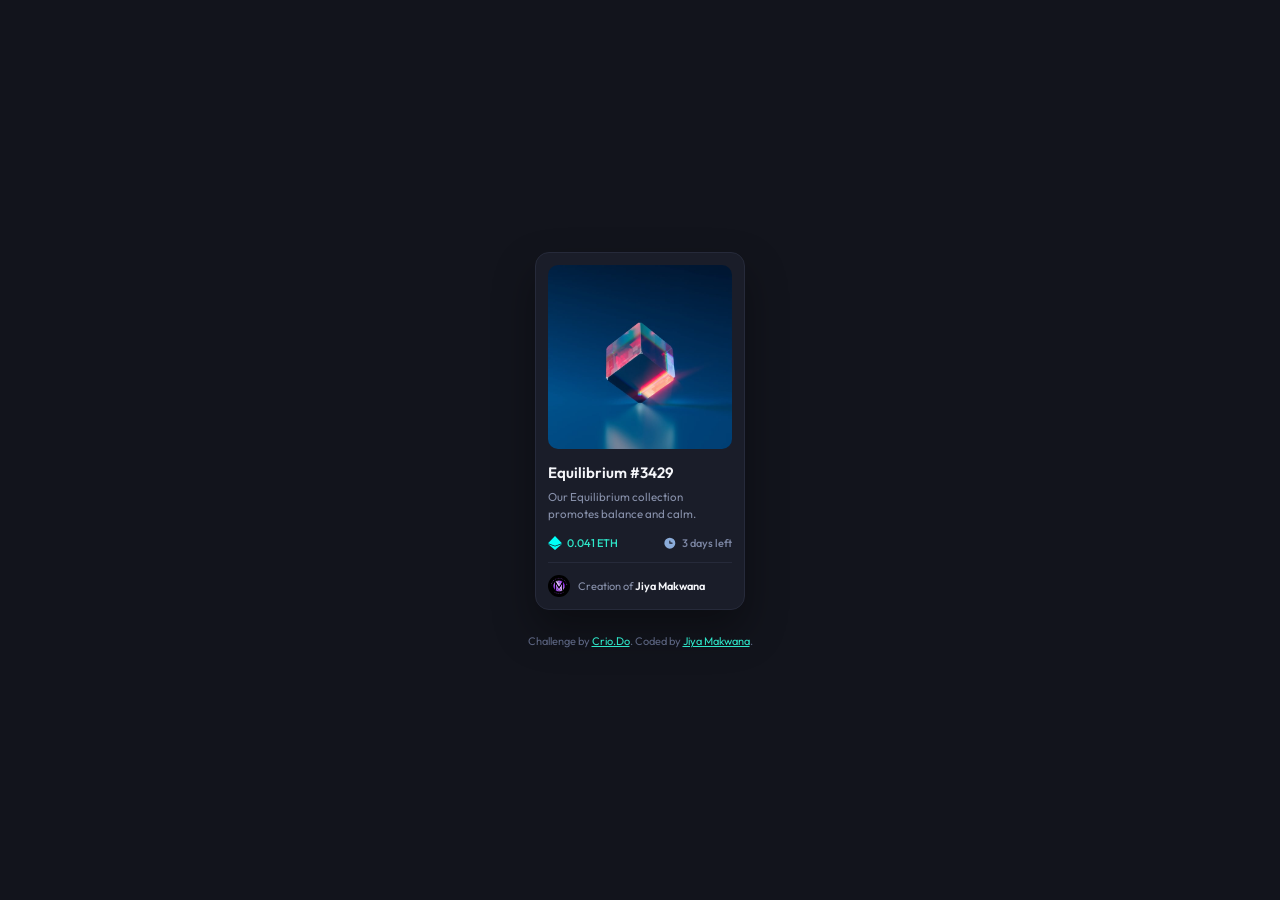
<file: index.html>
<!DOCTYPE html>
<html lang="en">
<head>
<meta charset="UTF-8" />
<meta name="viewport" content="width=device-width, initial-scale=1.0" />
<title>Equilibrium #3429 - NFT Preview Card</title>
<link rel="preconnect" href="https://fonts.googleapis.com">
<link rel="preconnect" href="https://fonts.gstatic.com" crossorigin>
<link href="https://fonts.googleapis.com/css2?family=Outfit:wght@400;500;600;700&display=swap" rel="stylesheet">
<link rel="stylesheet" href="styles.css">
</head>
<body>

  <main class="card">
    <div class="card__images">
      <img class="card__images-img" src="assets/image-equilibrium.jpg" alt="Equilibrium #3429 artwork" />
      <div class="card__images-layer">
        <img src="assets/icon-view.svg" alt="" aria-hidden="true" />
      </div>
    </div>

    <div class="card__title">
      <h1>Equilibrium #3429</h1>
    </div>

    <p id="info" class="card__info">Our Equilibrium collection promotes balance and calm.</p>

    <div class="card__time">
      <div class="card__time-left">
        <img src="assets/icon-ethereum.svg" alt="" aria-hidden="true" />
        <span>0.041 ETH</span>
      </div>
      <div class="card__time-right">
        <img src="assets/icon-clock.svg" alt="" aria-hidden="true" />
        <span>3 days left</span>
      </div>
    </div>

    <hr class="card__divider" />

    <div class="card__creator">
      <img class="card__creator-img" src="assets/logo.jpeg" alt="Jiya Makwana" />
      <p class="card__creator-text">Creation of <span class="card__creator-name">Jiya Makwana</span></p>
    </div>
  </main>

  <footer class="attribution">
    Challenge by <a href="https://www.crio.do" target="_blank" rel="noopener noreferrer">Crio.Do</a>. Coded by <a href="https://www.github.com/JiyaMakwana" target="_blank" rel="noopener noreferrer">Jiya Makwana</a>.
  </footer>

</body>
</html>
</file>
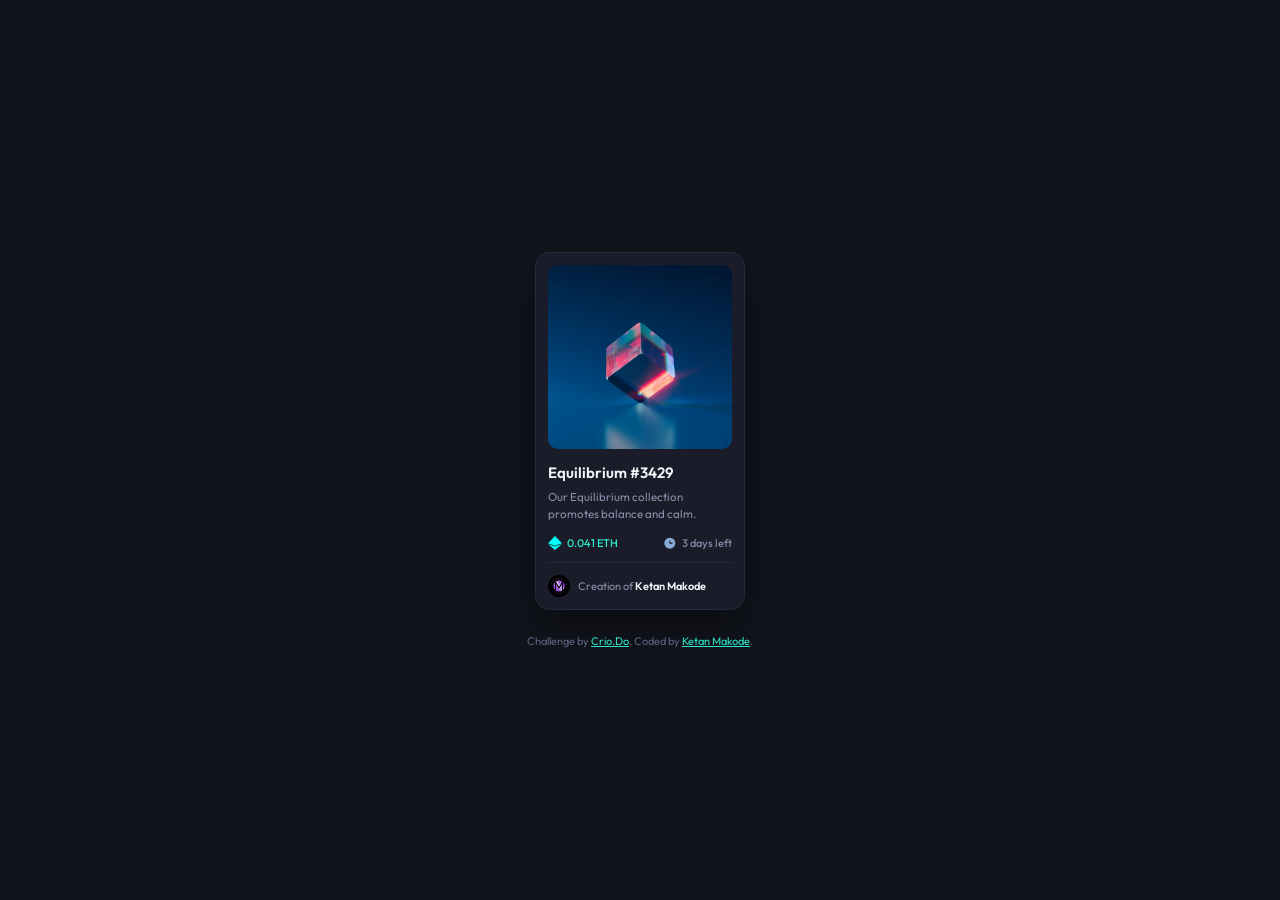
<file: src/index.html>
<!DOCTYPE html>
<html lang="en">
<head>
<meta charset="UTF-8" />
<meta name="viewport" content="width=device-width, initial-scale=1.0" />
<title>Equilibrium #3429 - NFT Preview Card</title>
<link rel="preconnect" href="https://fonts.googleapis.com">
<link rel="preconnect" href="https://fonts.gstatic.com" crossorigin>
<link href="https://fonts.googleapis.com/css2?family=Outfit:wght@400;500;600;700&display=swap" rel="stylesheet">
<link rel="stylesheet" href="styles.css">
</head>
<body>

  <main class="card">
    <div class="card__images">
      <img class="card__images-img" src="../assets/image-equilibrium.jpg" alt="Equilibrium #3429 artwork" />
      <div class="card__images-layer">
        <img src="../assets/icon-view.svg" alt="" aria-hidden="true" />
      </div>
    </div>

    <h2 class="card__title">Equilibrium #3429</h2>

    <p class="card__info">Our Equilibrium collection promotes balance and calm.</p>

    <div class="card__time">
      <div class="card__time-left">
        <img src="../assets/icon-ethereum.svg" alt="" aria-hidden="true" />
        <span>0.041 ETH</span>
      </div>
      <div class="card__time-right">
        <img src="../assets/icon-clock.svg" alt="" aria-hidden="true" />
        <span>3 days left</span>
      </div>
    </div>

    <hr class="card__divider" />

    <div class="card__creator">
      <img class="card__creator-img" src="../assets/logo.jpeg" alt="Ketan Makode" />
      <p class="card__creator-text">Creation of <span class="card__creator-name">Ketan Makode</span></p>
    </div>
  </main>

  <footer class="attribution">
    Challenge by <a href="https://www.crio.do" target="_blank" rel="noopener noreferrer">Crio.Do</a>. Coded by <a href="https://github.com/ketanmakode" target="_blank" rel="noopener noreferrer">Ketan Makode</a>.
  </footer>

</body>
</html>
</file>
<file: styles.css>
* {
  margin: 0;
  padding: 0;
  box-sizing: border-box;
}

body {
  font-family: "Outfit", sans-serif;
  background-color: #12141c;
  min-height: 100vh;
  display: flex;
  flex-direction: column;
  align-items: center;
  justify-content: center;
  gap: 24px;
  padding: 48px 16px;
}

.card {
  width: 210px;
  background-color: #1a1d29;
  border: 1px solid #262a3a;
  border-radius: 14px;
  padding: 12px;
  box-shadow: 0 20px 40px rgba(0, 0, 0, 0.35);
}

/* ---------- image + hover layer ---------- */

.card__images {
  position: relative;
  width: 100%;
  aspect-ratio: 1 / 1;
  border-radius: 10px;
  overflow: hidden;
  cursor: pointer;
}

.card__images-img {
  width: 100%;
  height: 100%;
  object-fit: cover;
  display: block;
}

.card__images-layer {
  position: absolute;
  inset: 0;
  display: flex;
  align-items: center;
  justify-content: center;
  background-color: rgba(10, 12, 20, 0.55);
  color: #ffffff;
  opacity: 0;
  transition: opacity 0.25s ease;
}

.card__images-layer img {
  width: 26px;
  height: 26px;
}

.card__images:hover .card__images-layer {
  opacity: 1;
}

/* ---------- text content ---------- */

.card__title {
  margin-top: 14px;
}

.card__title h1 {
  font-size: 15px;
  font-weight: 600;
  color: #f5f6fa;
}

.card__info {
  margin-top: 6px;
  font-size: 11.5px;
  line-height: 1.5;
  color: #8891ab;
}

/* ---------- price / time row ---------- */

.card__time {
  display: flex;
  align-items: center;
  justify-content: space-between;
  margin-top: 14px;
  padding-bottom: 12px;
  border-bottom: 1px solid #262a3a;
}

.card__time-left,
.card__time-right {
  display: flex;
  align-items: center;
  gap: 5px;
  font-size: 11px;
  font-weight: 500;
}

.card__time-left img,
.card__time-right img {
  width: 14px;
  height: 14px;
}

.card__time-left {
  color: #2ee6c9;
}

.card__time-right {
  color: #7c86a3;
}

.card__divider {
  display: none;
  border: none;
}

/* ---------- creator row ---------- */

.card__creator {
  display: flex;
  align-items: center;
  gap: 8px;
  margin-top: 12px;
}

.card__creator-img {
  width: 22px;
  height: 22px;
  border-radius: 50%;
  object-fit: cover;
  flex-shrink: 0;
}

.card__creator-text {
  font-size: 11px;
  color: #8891ab;
}

.card__creator-name {
  color: #f5f6fa;
  font-weight: 600;
}

/* ---------- footer attribution ---------- */

.attribution {
  font-size: 11px;
  color: #5b6480;
  text-align: center;
}

.attribution a {
  color: #2ee6c9;
  text-decoration: underline;
}

.attribution a:hover {
  color: #7ee8e0;
}
</file>
<file: src/styles.css>
* {
  margin: 0;
  padding: 0;
  box-sizing: border-box;
}

body {
  font-family: "Outfit", sans-serif;
  background-color: #12141c;
  min-height: 100vh;
  display: flex;
  flex-direction: column;
  align-items: center;
  justify-content: center;
  gap: 24px;
  padding: 48px 16px;
}

.card {
  width: 210px;
  background-color: #1a1d29;
  border: 1px solid #262a3a;
  border-radius: 14px;
  padding: 12px;
  box-shadow: 0 20px 40px rgba(0, 0, 0, 0.35);
}

/* ---------- image + hover layer ---------- */

.card__images {
  position: relative;
  width: 100%;
  aspect-ratio: 1 / 1;
  border-radius: 10px;
  overflow: hidden;
  cursor: pointer;
}

.card__images-img {
  width: 100%;
  height: 100%;
  object-fit: cover;
  display: block;
}

.card__images-layer {
  position: absolute;
  inset: 0;
  display: flex;
  align-items: center;
  justify-content: center;
  background-color: rgba(10, 12, 20, 0.55);
  color: #ffffff;
  opacity: 0;
  transition: opacity 0.25s ease;
}

.card__images-layer img {
  width: 26px;
  height: 26px;
}

.card__images:hover .card__images-layer {
  opacity: 1;
}

/* ---------- text content ---------- */

.card__title {
  margin-top: 14px;
  font-size: 15px;
  font-weight: 600;
  color: #f5f6fa;
}

.card__info {
  margin-top: 6px;
  font-size: 11.5px;
  line-height: 1.5;
  color: #8891ab;
}

/* ---------- price / time row ---------- */

.card__time {
  display: flex;
  align-items: center;
  justify-content: space-between;
  margin-top: 14px;
  padding-bottom: 12px;
  border-bottom: 1px solid #262a3a;
}

.card__time-left,
.card__time-right {
  display: flex;
  align-items: center;
  gap: 5px;
  font-size: 11px;
  font-weight: 500;
}

.card__time-left img,
.card__time-right img {
  width: 14px;
  height: 14px;
}

.card__time-left {
  color: #2ee6c9;
}

.card__time-right {
  color: #7c86a3;
}

.card__divider {
  display: none;
  border: none;
}

/* ---------- creator row ---------- */

.card__creator {
  display: flex;
  align-items: center;
  gap: 8px;
  margin-top: 12px;
}

.card__creator-img {
  width: 22px;
  height: 22px;
  border-radius: 50%;
  object-fit: cover;
  flex-shrink: 0;
}

.card__creator-text {
  font-size: 11px;
  color: #8891ab;
}

.card__creator-name {
  color: #f5f6fa;
  font-weight: 600;
}

/* ---------- footer attribution ---------- */

.attribution {
  font-size: 11px;
  color: #5b6480;
  text-align: center;
}

.attribution a {
  color: #2ee6c9;
  text-decoration: underline;
}

.attribution a:hover {
  color: #7ee8e0;
}
</file>
